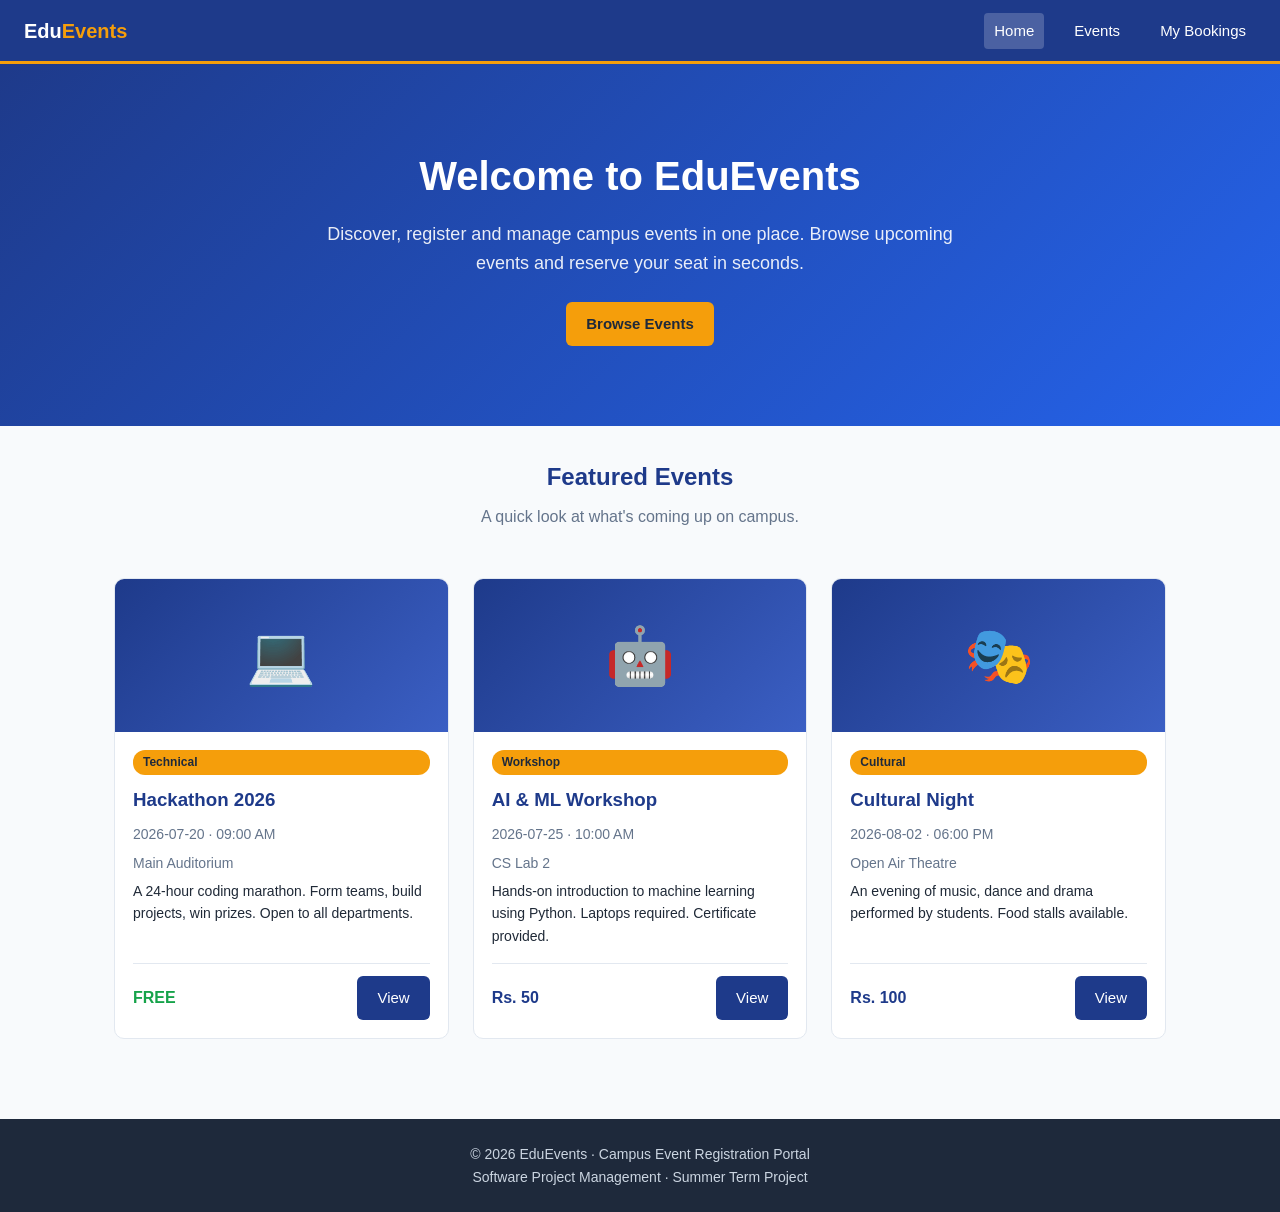
<file: index.html>
<!DOCTYPE html>
<html lang="en">
<head>
  <meta charset="UTF-8">
  <meta name="viewport" content="width=device-width, initial-scale=1.0">
  <title>EduEvents - Campus Event Registration</title>
  <link rel="stylesheet" href="css/style.css">
</head>
<body>

  <!-- Hero banner: the big welcome at the top of the home page -->
  <section class="hero">
    <h1>Welcome to EduEvents</h1>
    <p>Discover, register and manage campus events in one place. Browse upcoming events and reserve your seat in seconds.</p>
    <a href="events.html" class="btn btn-accent">Browse Events</a>
  </section>

  <div class="container">

    <h2 class="page-title">Featured Events</h2>
    <p class="page-subtitle">A quick look at what's coming up on campus.</p>

    <!-- This empty container is filled by the JavaScript below. -->
    <div class="card-grid" id="featured"></div>

  </div>

  <!-- 1. Load the data file (events array + helper functions). -->
  <script src="js/data.js"></script>
  <!-- 2. Load the shared UI script (navbar + footer). -->
  <script src="js/main.js"></script>
  <!-- 3. This page's own script: show 3 featured events. -->
  <script>
    // Pick the first 3 events to show on the home page.
    const featured = EVENTS.slice(0, 3);
    const box = document.getElementById("featured");

    // Build a card for each event and add it to the page.
    featured.forEach(function (e) {
      box.innerHTML +=
        '<div class="card">' +
          '<div class="card-banner">' + e.image + '</div>' +
          '<div class="card-body">' +
            '<span class="tag">' + e.category + '</span>' +
            '<h3>' + e.title + '</h3>' +
            '<div class="meta">' + e.date + ' &middot; ' + e.time + '</div>' +
            '<div class="meta">' + e.venue + '</div>' +
            '<p class="desc">' + e.description + '</p>' +
            '<div class="card-footer">' +
              '<span class="price ' + (e.price === 0 ? 'free' : '') + '">' +
                (e.price === 0 ? 'FREE' : 'Rs. ' + e.price) +
              '</span>' +
              '<a href="event.html?id=' + e.id + '" class="btn">View</a>' +
            '</div>' +
          '</div>' +
        '</div>';
    });
  </script>
</body>
</html>
</file>
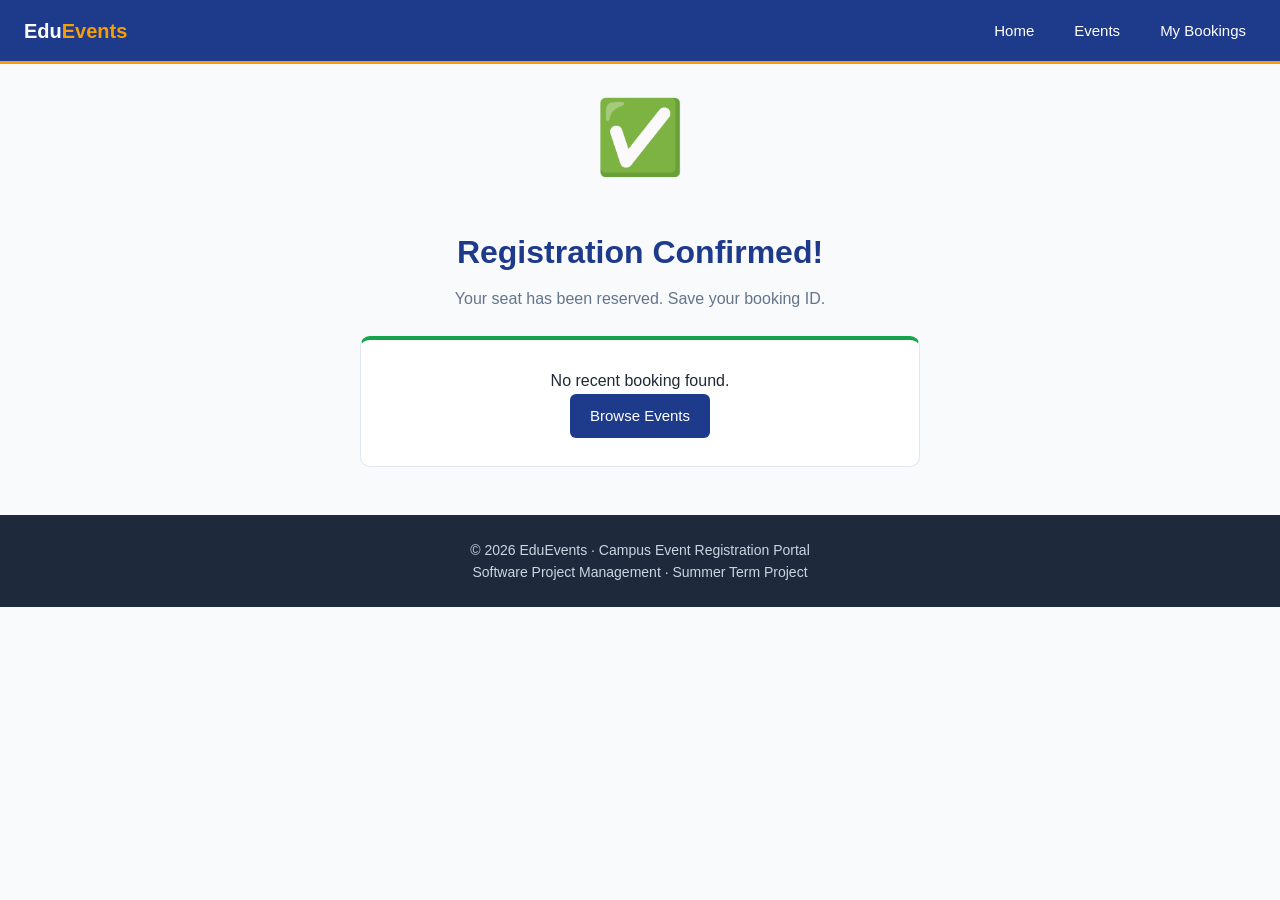
<file: confirmation.html>
<!DOCTYPE html>
<html lang="en">
<head>
  <meta charset="UTF-8">
  <meta name="viewport" content="width=device-width, initial-scale=1.0">
  <title>Registration Confirmed - EduEvents</title>
  <link rel="stylesheet" href="css/style.css">
</head>
<body>

  <div class="container">

    <div class="success-icon">✅</div>
    <h1 class="page-title">Registration Confirmed!</h1>
    <p class="page-subtitle">Your seat has been reserved. Save your booking ID.</p>

    <!-- The booking details get filled in by the JavaScript below. -->
    <div class="success-box" id="confirm-box"></div>

  </div>

  <script src="js/data.js"></script>
  <script src="js/main.js"></script>
  <script>
    // Read the booking id we saved before jumping to this page.
    const lastId = sessionStorage.getItem("last_booking_id");

    // Find that booking in our stored list.
    const bookings = getBookings();
    const booking = bookings.find(function (b) { return b.id === lastId; });

    const box = document.getElementById("confirm-box");

    if (booking === undefined) {
      box.innerHTML =
        '<p>No recent booking found.</p>' +
        '<a href="events.html" class="btn">Browse Events</a>';
    } else {
      box.innerHTML =
        '<div class="detail-row"><span class="label">Booking ID</span>' +
          '<span class="value booking-id">' + booking.id + '</span></div>' +
        '<div class="detail-row"><span class="label">Event</span>' +
          '<span class="value">' + booking.eventTitle + '</span></div>' +
        '<div class="detail-row"><span class="label">Date</span>' +
          '<span class="value">' + booking.eventDate + '</span></div>' +
        '<div class="detail-row"><span class="label">Venue</span>' +
          '<span class="value">' + booking.eventVenue + '</span></div>' +
        '<div class="detail-row"><span class="label">Name</span>' +
          '<span class="value">' + booking.name + '</span></div>' +
        '<div class="detail-row"><span class="label">Ticket</span>' +
          '<span class="value">' + booking.ticket + '</span></div>' +
        '<div class="detail-row"><span class="label">Amount</span>' +
          '<span class="value">' +
            (booking.price === 0 ? 'FREE' : 'Rs. ' + booking.price) +
          '</span></div>' +
        '<div style="margin-top:24px;">' +
          '<a href="my-bookings.html" class="btn btn-accent">View My Bookings</a>' +
          '<a href="events.html" class="btn btn-outline" style="margin-left:8px;">Register Another</a>' +
        '</div>';
    }
  </script>
</body>
</html>
</file>
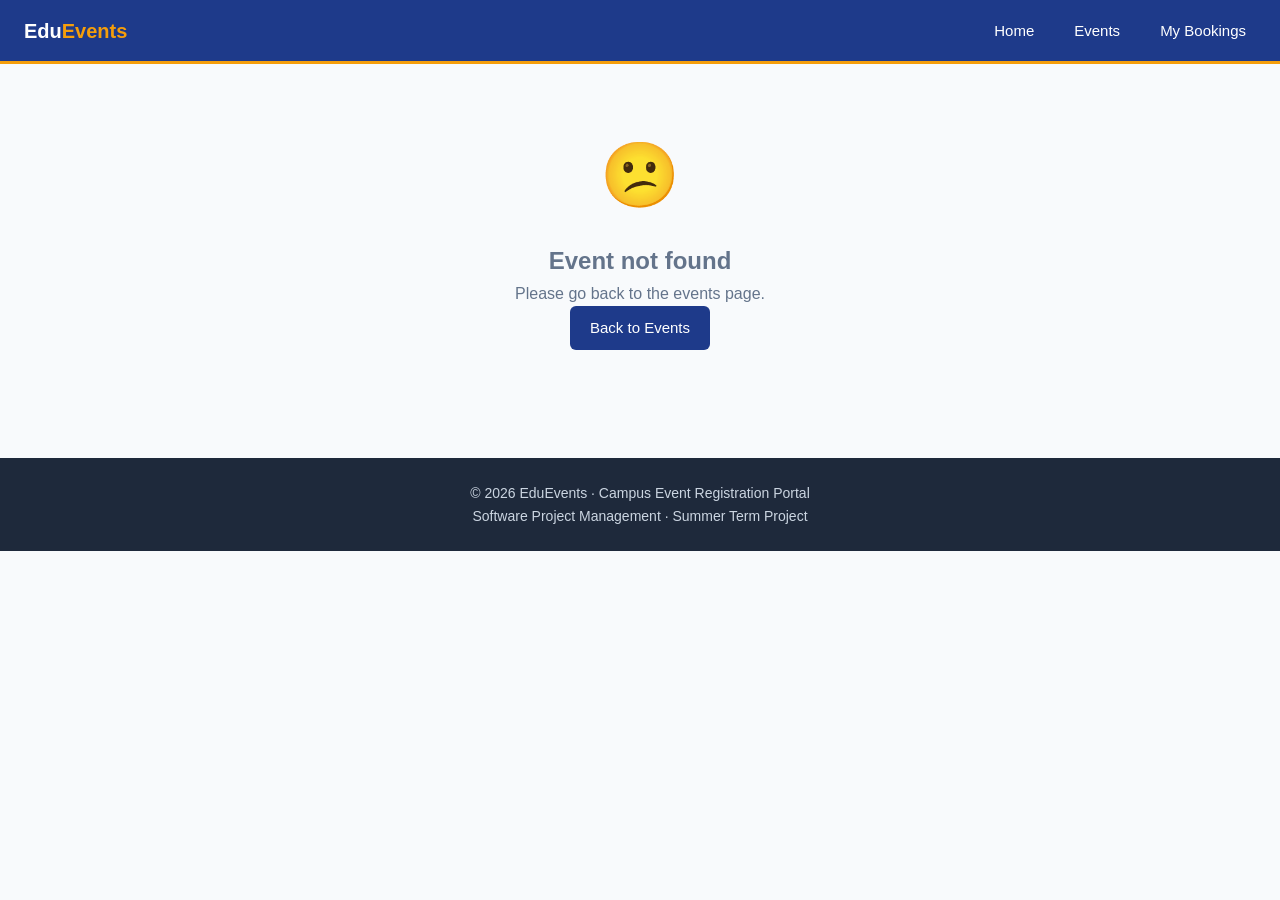
<file: event.html>
<!DOCTYPE html>
<html lang="en">
<head>
  <meta charset="UTF-8">
  <meta name="viewport" content="width=device-width, initial-scale=1.0">
  <title>Event Details - EduEvents</title>
  <link rel="stylesheet" href="css/style.css">
</head>
<body>

  <div class="container">

    <!-- The event details get filled in by the JavaScript. -->
    <div id="event-detail"></div>

  </div>

  <script src="js/data.js"></script>
  <script src="js/main.js"></script>
  <script>
    // Read the "id" from the URL (e.g. event.html?id=3 -> id = "3").
    const id = getParam("id");

    // Find the matching event in our EVENTS list.
    const event = getEventById(id);

    const box = document.getElementById("event-detail");

    if (event === null) {
      // No matching event found - show a friendly message.
      box.innerHTML =
        '<div class="empty">' +
          '<div class="icon">😕</div>' +
          '<h2>Event not found</h2>' +
          '<p>Please go back to the events page.</p>' +
          '<a href="events.html" class="btn">Back to Events</a>' +
        '</div>';
    } else {
      // Show the full details of this event.
      box.innerHTML =
        '<div class="card">' +
          '<div class="card-banner">' + event.image + '</div>' +
          '<div class="card-body">' +
            '<span class="tag">' + event.category + '</span>' +
            '<h3>' + event.title + '</h3>' +
            '<p class="desc">' + event.description + '</p>' +
            '<div class="detail-row"><span class="label">Date</span><span class="value">' + event.date + '</span></div>' +
            '<div class="detail-row"><span class="label">Time</span><span class="value">' + event.time + '</span></div>' +
            '<div class="detail-row"><span class="label">Venue</span><span class="value">' + event.venue + '</span></div>' +
            '<div class="detail-row"><span class="label">Seats</span><span class="value">' + event.seats + '</span></div>' +
            '<div class="detail-row"><span class="label">Price</span><span class="value">' +
              (event.price === 0 ? 'FREE' : 'Rs. ' + event.price) +
            '</span></div>' +
            '<div style="text-align:center; margin-top:24px;">' +
              '<a href="register.html?id=' + event.id + '" class="btn btn-accent">Register Now</a>' +
              '<a href="events.html" class="btn btn-outline" style="margin-left:8px;">Back</a>' +
            '</div>' +
          '</div>' +
        '</div>';
    }
  </script>
</body>
</html>
</file>
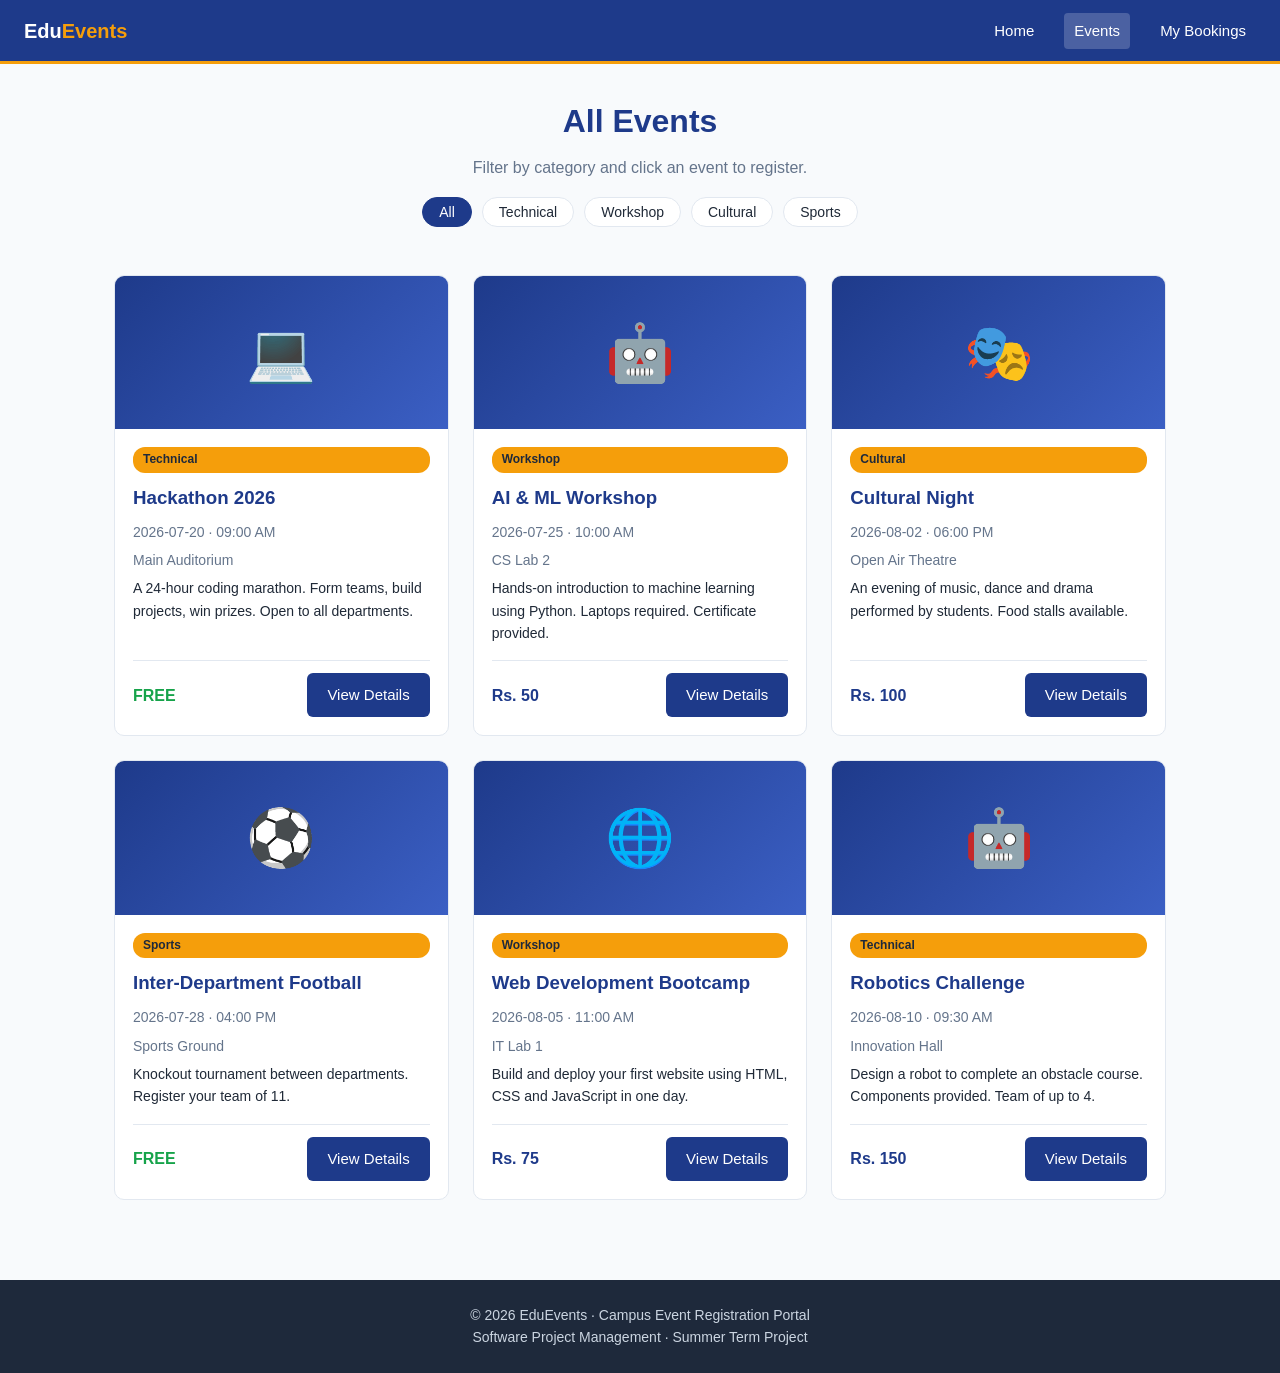
<file: events.html>
<!DOCTYPE html>
<html lang="en">
<head>
  <meta charset="UTF-8">
  <meta name="viewport" content="width=device-width, initial-scale=1.0">
  <title>All Events - EduEvents</title>
  <link rel="stylesheet" href="css/style.css">
</head>
<body>

  <div class="container">

    <h1 class="page-title">All Events</h1>
    <p class="page-subtitle">Filter by category and click an event to register.</p>

    <!-- Filter buttons. The onclick calls a function defined in the script below. -->
    <div class="filters">
      <button class="filter-btn active" onclick="filterEvents('All')">All</button>
      <button class="filter-btn" onclick="filterEvents('Technical')">Technical</button>
      <button class="filter-btn" onclick="filterEvents('Workshop')">Workshop</button>
      <button class="filter-btn" onclick="filterEvents('Cultural')">Cultural</button>
      <button class="filter-btn" onclick="filterEvents('Sports')">Sports</button>
    </div>

    <!-- This empty container is filled by the JavaScript. -->
    <div class="card-grid" id="events-grid"></div>

  </div>

  <script src="js/data.js"></script>
  <script src="js/main.js"></script>
  <script>
    // Show events on the page. If a category is given, only show
    // events that match that category.
    function showEvents(category) {
      const grid = document.getElementById("events-grid");
      grid.innerHTML = "";   // clear whatever is currently shown

      // Filter the events list. If category is "All", keep everything.
      const list = EVENTS.filter(function (e) {
        return (category === "All" || e.category === category);
      });

      // Build one card per event.
      list.forEach(function (e) {
        grid.innerHTML +=
          '<div class="card">' +
            '<div class="card-banner">' + e.image + '</div>' +
            '<div class="card-body">' +
              '<span class="tag">' + e.category + '</span>' +
              '<h3>' + e.title + '</h3>' +
              '<div class="meta">' + e.date + ' &middot; ' + e.time + '</div>' +
              '<div class="meta">' + e.venue + '</div>' +
              '<p class="desc">' + e.description + '</p>' +
              '<div class="card-footer">' +
                '<span class="price ' + (e.price === 0 ? 'free' : '') + '">' +
                  (e.price === 0 ? 'FREE' : 'Rs. ' + e.price) +
                '</span>' +
                '<a href="event.html?id=' + e.id + '" class="btn">View Details</a>' +
              '</div>' +
            '</div>' +
          '</div>';
      });
    }

    // Called when a filter button is clicked.
    // It updates the active button look, then re-renders the list.
    function filterEvents(category) {
      const buttons = document.querySelectorAll(".filter-btn");
      buttons.forEach(function (b) {
        b.classList.remove("active");
        if (b.innerText === category) b.classList.add("active");
      });
      showEvents(category);
    }

    // On first load, show all events.
    showEvents("All");
  </script>
</body>
</html>
</file>
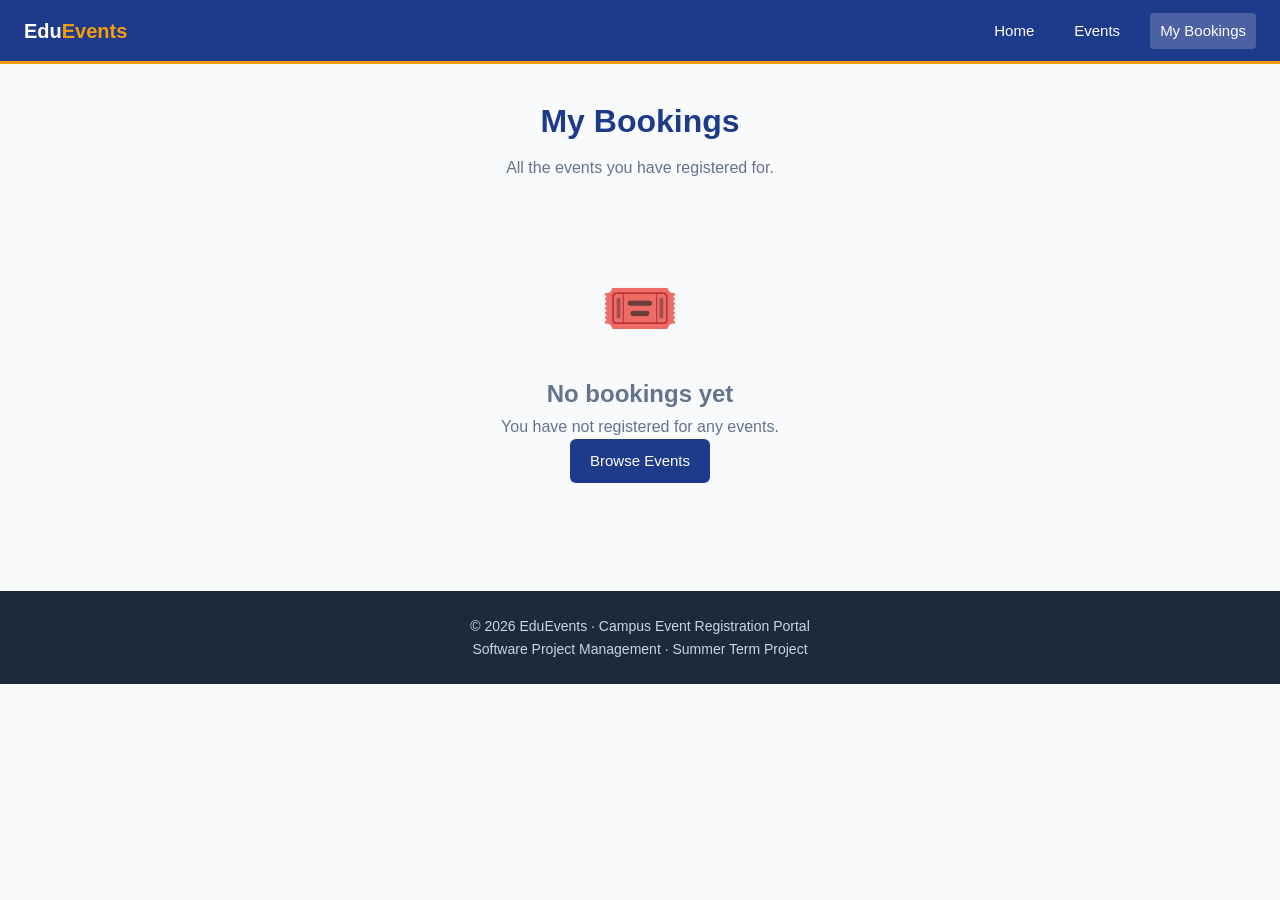
<file: my-bookings.html>
<!DOCTYPE html>
<html lang="en">
<head>
  <meta charset="UTF-8">
  <meta name="viewport" content="width=device-width, initial-scale=1.0">
  <title>My Bookings - EduEvents</title>
  <link rel="stylesheet" href="css/style.css">
</head>
<body>

  <div class="container">

    <h1 class="page-title">My Bookings</h1>
    <p class="page-subtitle">All the events you have registered for.</p>

    <!-- Bookings are listed here by the JavaScript. -->
    <div id="bookings-list"></div>

  </div>

  <script src="js/data.js"></script>
  <script src="js/main.js"></script>
  <script>
    // Read all bookings from localStorage.
    const bookings = getBookings();
    const list = document.getElementById("bookings-list");

    if (bookings.length === 0) {
      // No bookings yet - show a friendly empty state.
      list.innerHTML =
        '<div class="empty">' +
          '<div class="icon">🎟️</div>' +
          '<h2>No bookings yet</h2>' +
          '<p>You have not registered for any events.</p>' +
          '<a href="events.html" class="btn">Browse Events</a>' +
        '</div>';
    } else {
      // Show the most recent booking first.
      bookings.reverse();

      // Build one card per booking.
      bookings.forEach(function (b) {
        list.innerHTML +=
          '<div class="booking-card">' +
            '<div>' +
              '<div class="b-title">' + b.eventTitle + '</div>' +
              '<div class="b-meta">' + b.eventDate + ' &middot; ' + b.eventVenue + '</div>' +
              '<div class="b-meta">' + b.name + ' &middot; ' + b.ticket + ' ticket</div>' +
              '<div class="b-meta">Booking ID: <span class="booking-id">' + b.id + '</span></div>' +
            '</div>' +
            '<div class="price ' + (b.price === 0 ? 'free' : '') + '">' +
              (b.price === 0 ? 'FREE' : 'Rs. ' + b.price) +
            '</div>' +
          '</div>';
      });

      // A button to clear all bookings (handy while testing the demo).
      list.innerHTML +=
        '<div style="text-align:center; margin-top:24px;">' +
          '<button class="btn btn-outline" onclick="clearAll()">Clear All Bookings</button>' +
        '</div>';
    }

    // Delete all saved bookings.
    function clearAll() {
      if (confirm("Remove all saved bookings?")) {
        localStorage.removeItem("edu_events_bookings");
        location.reload();
      }
    }
  </script>
</body>
</html>
</file>
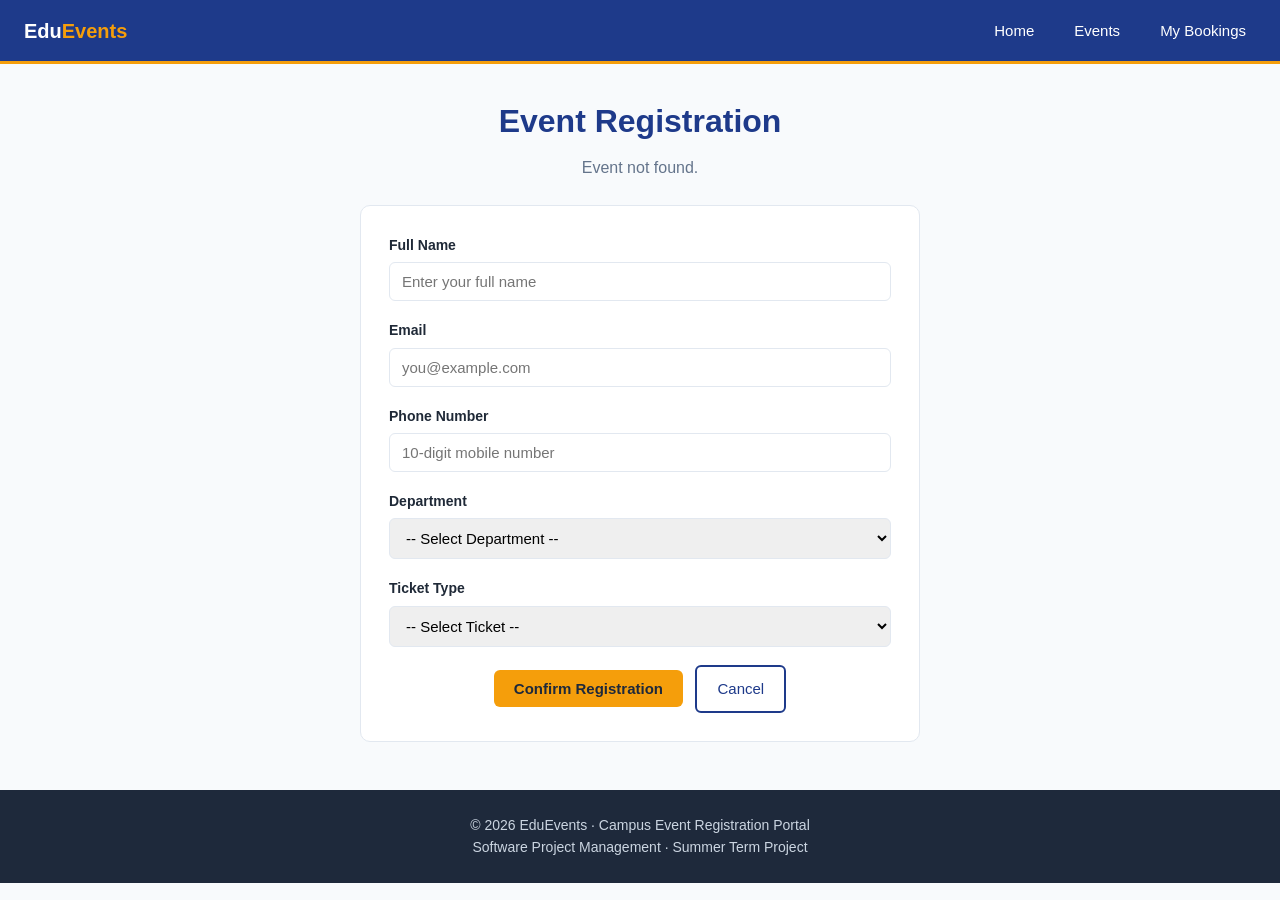
<file: register.html>
<!DOCTYPE html>
<html lang="en">
<head>
  <meta charset="UTF-8">
  <meta name="viewport" content="width=device-width, initial-scale=1.0">
  <title>Register - EduEvents</title>
  <link rel="stylesheet" href="css/style.css">
</head>
<body>

  <div class="container">

    <h1 class="page-title">Event Registration</h1>
    <p class="page-subtitle" id="event-name">Loading event...</p>

    <!-- The registration form. Each field has its own error message. -->
    <form class="form-card" id="reg-form" onsubmit="return validateAndSubmit(event)">

      <!-- Full name -->
      <div class="form-group" id="group-name">
        <label for="name">Full Name</label>
        <input type="text" id="name" placeholder="Enter your full name">
        <div class="form-error">Please enter your name.</div>
      </div>

      <!-- Email -->
      <div class="form-group" id="group-email">
        <label for="email">Email</label>
        <input type="text" id="email" placeholder="you@example.com">
        <div class="form-error">Please enter a valid email address.</div>
      </div>

      <!-- Phone -->
      <div class="form-group" id="group-phone">
        <label for="phone">Phone Number</label>
        <input type="text" id="phone" placeholder="10-digit mobile number">
        <div class="form-error">Please enter a valid 10-digit phone number.</div>
      </div>

      <!-- Department -->
      <div class="form-group" id="group-dept">
        <label for="dept">Department</label>
        <select id="dept">
          <option value="">-- Select Department --</option>
          <option value="CSE">Computer Science</option>
          <option value="IT">Information Technology</option>
          <option value="ECE">Electronics</option>
          <option value="MECH">Mechanical</option>
          <option value="CIVIL">Civil</option>
          <option value="OTHER">Other</option>
        </select>
        <div class="form-error">Please select your department.</div>
      </div>

      <!-- Ticket type -->
      <div class="form-group" id="group-ticket">
        <label for="ticket">Ticket Type</label>
        <select id="ticket">
          <option value="">-- Select Ticket --</option>
          <option value="General">General</option>
          <option value="Student">Student (with ID)</option>
          <option value="VIP">VIP</option>
        </select>
        <div class="form-error">Please select a ticket type.</div>
      </div>

      <div style="text-align:center; margin-top:8px;">
        <button type="submit" class="btn btn-accent">Confirm Registration</button>
        <a href="events.html" class="btn btn-outline" style="margin-left:8px;">Cancel</a>
      </div>

    </form>
  </div>

  <script src="js/data.js"></script>
  <script src="js/main.js"></script>
  <script>
    // Read the event id from the URL and show its title.
    const event = getEventById(getParam("id"));

    if (event === null) {
      document.getElementById("event-name").innerText = "Event not found.";
    } else {
      document.getElementById("event-name").innerText =
        "Registering for: " + event.title;
    }

    // Small helper: marks a field group as valid or invalid.
    function setValid(groupId, ok) {
      const g = document.getElementById(groupId);
      if (ok) g.classList.remove("invalid");
      else g.classList.add("invalid");
    }

    // This runs when the form is submitted.
    // Returns true to let the form go through, false to stop it.
    function validateAndSubmit(e) {
      e.preventDefault();   // stop the default page reload

      // Read the values the user typed.
      const name  = document.getElementById("name").value.trim();
      const email = document.getElementById("email").value.trim();
      const phone = document.getElementById("phone").value.trim();
      const dept  = document.getElementById("dept").value;
      const ticket = document.getElementById("ticket").value;

      // Check each field. A simple email check = contains "@" and ".".
      const nameOk  = name.length >= 2;
      const emailOk = email.includes("@") && email.includes(".");
      // Phone must be exactly 10 digits.
      const phoneOk = /^\d{10}$/.test(phone);
      const deptOk  = dept !== "";
      const ticketOk = ticket !== "";

      setValid("group-name", nameOk);
      setValid("group-email", emailOk);
      setValid("group-phone", phoneOk);
      setValid("group-dept", deptOk);
      setValid("group-ticket", ticketOk);

      // If any field is invalid, stop here.
      if (!(nameOk && emailOk && phoneOk && deptOk && ticketOk)) {
        return false;
      }

      // All good - save the booking.
      const booking = addBooking({
        eventId: event.id,
        eventTitle: event.title,
        eventDate: event.date,
        eventVenue: event.venue,
        price: event.price,
        name: name,
        email: email,
        phone: phone,
        dept: dept,
        ticket: ticket
      });

      // Remember which booking to show on the confirmation page.
      sessionStorage.setItem("last_booking_id", booking.id);

      // Go to the confirmation page.
      window.location.href = "confirmation.html";
      return false;
    }
  </script>
</body>
</html>
</file>
<file: css/style.css>
/* ============================================================
   EduEvents - Stylesheet
   ------------------------------------------------------------
   Sections:
     1) Variables (colours used across the site)
     2) Base / reset (default look of text, body)
     3) Navbar (top menu on every page)
     4) Buttons
     5) Cards (event tiles)
     6) Forms (registration page)
     7) Hero (big banner on the home page)
     8) Footer
     9) Helpers (small utility classes)
   ============================================================ */

/* ---------- 1) Variables ---------- */
/* We define colours once here so the whole site matches. */
:root {
  --primary: #1e3a8a;       /* deep blue - main brand colour */
  --primary-dark: #1e293b;  /* darker shade for hover */
  --accent: #f59e0b;        /* warm orange - highlights */
  --bg: #f8fafc;            /* page background */
  --card: #ffffff;          /* card background */
  --text: #1f2937;          /* main text colour */
  --muted: #64748b;          /* lighter grey text */
  --border: #e2e8f0;         /* light grey borders */
  --danger: #dc2626;         /* error messages */
  --success: #16a34a;        /* success messages */
}

/* ---------- 2) Base / reset ---------- */
* {
  margin: 0;
  padding: 0;
  box-sizing: border-box;   /* padding stays inside the box width */
}

body {
  font-family: "Segoe UI", Arial, sans-serif;
  background: var(--bg);
  color: var(--text);
  line-height: 1.6;
}

a { color: var(--primary); text-decoration: none; }
a:hover { text-decoration: underline; }

/* ---------- 3) Navbar ---------- */
/* The top bar appears on every page. It uses flexbox so the
   logo sits on the left and the links sit on the right. */
.navbar {
  background: var(--primary);
  color: white;
  display: flex;
  justify-content: space-between;
  align-items: center;
  padding: 0 24px;
  height: 64px;
  position: sticky;        /* sticks to top when scrolling */
  top: 0;
  z-index: 100;
}

.navbar .logo {
  font-size: 20px;
  font-weight: bold;
  color: white;
}

.navbar .logo span { color: var(--accent); }

.nav-links { display: flex; gap: 20px; list-style: none; }

.nav-links a {
  color: white;
  font-size: 15px;
  padding: 6px 10px;
  border-radius: 4px;
}
.nav-links a:hover {
  background: rgba(255,255,255,0.15);
  text-decoration: none;
}

/* A thin coloured strip under the navbar for a polished look */
.navbar { border-bottom: 3px solid var(--accent); }

/* ---------- 4) Buttons ---------- */
.btn {
  display: inline-block;
  background: var(--primary);
  color: white;
  padding: 10px 20px;
  border: none;
  border-radius: 6px;
  font-size: 15px;
  cursor: pointer;
  text-decoration: none;
  transition: background 0.2s;
}
.btn:hover { background: var(--primary-dark); text-decoration: none; }
.btn-accent { background: var(--accent); color: var(--primary-dark); font-weight: 600; }
.btn-accent:hover { background: #d97706; color: white; }
.btn-outline {
  background: transparent;
  border: 2px solid var(--primary);
  color: var(--primary);
}
.btn-outline:hover { background: var(--primary); color: white; }

/* ---------- 5) Cards ---------- */
/* Each event is shown as a card with a white background,
   rounded corners, and a soft shadow. */
.card-grid {
  display: grid;
  grid-template-columns: repeat(auto-fill, minmax(280px, 1fr));
  gap: 24px;
  padding: 32px 0;
}

.card {
  background: var(--card);
  border: 1px solid var(--border);
  border-radius: 10px;
  overflow: hidden;
  display: flex;
  flex-direction: column;
  transition: transform 0.2s, box-shadow 0.2s;
}
.card:hover {
  transform: translateY(-4px);     /* card lifts slightly on hover */
  box-shadow: 0 10px 24px rgba(0,0,0,0.08);
}

.card-banner {
  background: linear-gradient(135deg, var(--primary), #3b5fc4);
  color: white;
  font-size: 56px;
  text-align: center;
  padding: 32px;
}

.card-body { padding: 18px; flex: 1; display: flex; flex-direction: column; }
.card-body h3 { margin-bottom: 8px; color: var(--primary); }
.card-body .meta { color: var(--muted); font-size: 14px; margin-bottom: 6px; }
.card-body .desc { font-size: 14px; margin-bottom: 16px; flex: 1; }
.card-footer {
  display: flex;
  justify-content: space-between;
  align-items: center;
  border-top: 1px solid var(--border);
  padding-top: 12px;
}
.price { font-weight: bold; color: var(--primary); }
.price.free { color: var(--success); }

/* Category tag (small label on each card) */
.tag {
  display: inline-block;
  background: var(--accent);
  color: var(--primary-dark);
  font-size: 12px;
  font-weight: 600;
  padding: 3px 10px;
  border-radius: 12px;
  margin-bottom: 10px;
}

/* ---------- 6) Forms ---------- */
.form-card {
  background: var(--card);
  border: 1px solid var(--border);
  border-radius: 10px;
  padding: 28px;
  max-width: 560px;
  margin: 24px auto;
}
.form-group { margin-bottom: 18px; }
.form-group label {
  display: block;
  font-weight: 600;
  margin-bottom: 6px;
  font-size: 14px;
}
.form-group input,
.form-group select {
  width: 100%;
  padding: 10px 12px;
  border: 1px solid var(--border);
  border-radius: 6px;
  font-size: 15px;
  font-family: inherit;
}
.form-group input:focus,
.form-group select:focus {
  outline: none;
  border-color: var(--primary);
  box-shadow: 0 0 0 3px rgba(30,58,138,0.15);
}
.form-error { color: var(--danger); font-size: 13px; margin-top: 4px; display: none; }
.form-group.invalid input { border-color: var(--danger); }
.form-group.invalid .form-error { display: block; }

/* ---------- 7) Hero ---------- */
/* Big banner at the top of the home page. */
.hero {
  background: linear-gradient(135deg, var(--primary), #2563eb);
  color: white;
  text-align: center;
  padding: 80px 24px;
}
.hero h1 { font-size: 40px; margin-bottom: 12px; }
.hero p { font-size: 18px; opacity: 0.9; max-width: 640px; margin: 0 auto 24px; }

/* ---------- 8) Footer ---------- */
.footer {
  background: var(--primary-dark);
  color: #cbd5e1;
  text-align: center;
  padding: 24px;
  margin-top: 48px;
  font-size: 14px;
}

/* ---------- 9) Helpers ---------- */
.container { max-width: 1100px; margin: 0 auto; padding: 0 24px; }

.page-title {
  text-align: center;
  margin: 32px 0 8px;
  color: var(--primary);
}
.page-subtitle {
  text-align: center;
  color: var(--muted);
  margin-bottom: 16px;
}

/* Filter buttons row on the events page */
.filters {
  display: flex;
  justify-content: center;
  gap: 10px;
  flex-wrap: wrap;
  margin: 16px 0;
}
.filter-btn {
  background: white;
  border: 1px solid var(--border);
  padding: 6px 16px;
  border-radius: 20px;
  cursor: pointer;
  font-size: 14px;
  color: var(--text);
}
.filter-btn.active { background: var(--primary); color: white; border-color: var(--primary); }

/* Big success check on the confirmation page */
.success-icon {
  font-size: 72px;
  text-align: center;
  margin: 16px 0;
}
.success-box {
  max-width: 560px;
  margin: 24px auto;
  background: var(--card);
  border: 1px solid var(--border);
  border-top: 4px solid var(--success);
  border-radius: 10px;
  padding: 28px;
  text-align: center;
}
.detail-row {
  display: flex;
  justify-content: space-between;
  padding: 10px 0;
  border-bottom: 1px dashed var(--border);
  font-size: 15px;
}
.detail-row:last-child { border-bottom: none; }
.detail-row .label { color: var(--muted); }
.detail-row .value { font-weight: 600; }

/* Empty state (e.g. no bookings yet) */
.empty {
  text-align: center;
  padding: 60px 24px;
  color: var(--muted);
}
.empty .icon { font-size: 64px; margin-bottom: 16px; }

/* Small booking card on the My Bookings page */
.booking-card {
  background: var(--card);
  border: 1px solid var(--border);
  border-left: 4px solid var(--primary);
  border-radius: 8px;
  padding: 16px 20px;
  margin-bottom: 12px;
  display: flex;
  justify-content: space-between;
  align-items: center;
}
.booking-card .b-title { font-weight: 600; color: var(--primary); }
.booking-card .b-meta { font-size: 13px; color: var(--muted); }
.booking-id {
  font-family: "Consolas", monospace;
  background: var(--bg);
  padding: 2px 8px;
  border-radius: 4px;
  font-size: 13px;
  color: var(--primary-dark);
}
</file>
